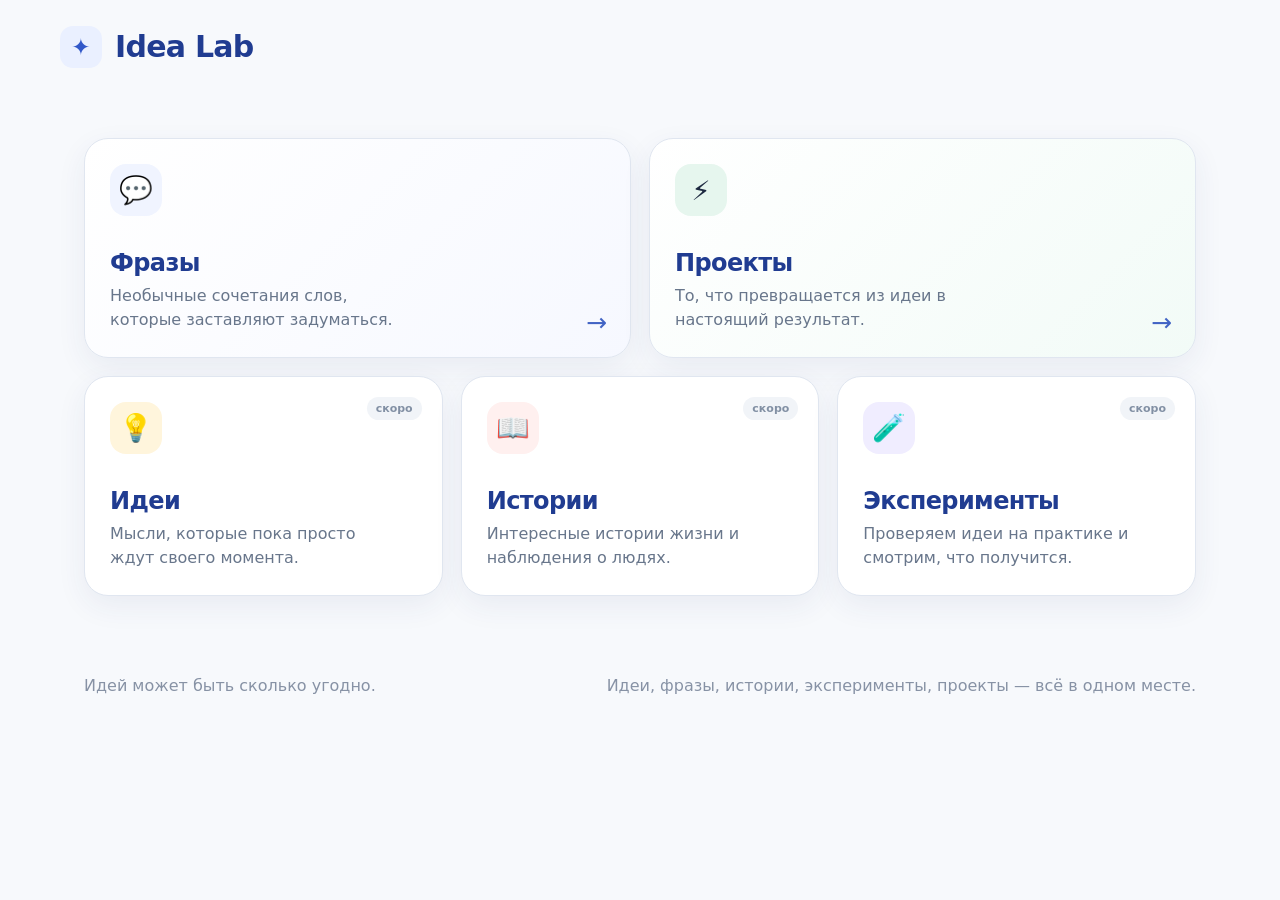
<file: index.html>
<!doctype html>
<html lang="ru">
<head><meta charset="utf-8"><meta name="viewport" content="width=device-width,initial-scale=1"><meta name="description" content="Idea Lab — идеи, истории, проекты, фразы и эксперименты."><title>Idea Lab</title><link rel="icon" href="favicon.svg" type="image/svg+xml"><link rel="stylesheet" href="style.css"></head>
<body>
<header class="site-header"><div class="brand"><span class="brand-mark">✦</span><div><h1>Idea Lab</h1></div></div></header>
<main class="container">
<section class="card-grid" aria-label="Разделы Idea Lab">
<a class="card card-phrases" href="phrases.html"><span class="card-icon">💬</span><div class="card-body"><h3>Фразы</h3><p>Необычные сочетания слов, которые заставляют задуматься.</p></div><span class="arrow">→</span></a>
<a class="card card-projects" href="projects/"><span class="card-icon">⚡</span><div class="card-body"><h3>Проекты</h3><p>То, что превращается из идеи в настоящий результат.</p></div><span class="arrow">→</span></a>
<div class="card card-ideas"><span class="card-icon">💡</span><div class="card-body"><h3>Идеи</h3><p>Мысли, которые пока просто ждут своего момента.</p></div><span class="status">скоро</span></div>
<div class="card card-stories"><span class="card-icon">📖</span><div class="card-body"><h3>Истории</h3><p>Интересные истории жизни и наблюдения о людях.</p></div><span class="status">скоро</span></div>
<div class="card card-experiments"><span class="card-icon">🧪</span><div class="card-body"><h3>Эксперименты</h3><p>Проверяем идеи на практике и смотрим, что получится.</p></div><span class="status">скоро</span></div>
</section></main>
<footer class="site-footer"><span>Идей может быть сколько угодно.</span><span>Идеи, фразы, истории, эксперименты, проекты — всё в одном месте.</span></footer>
</body></html>
</file>
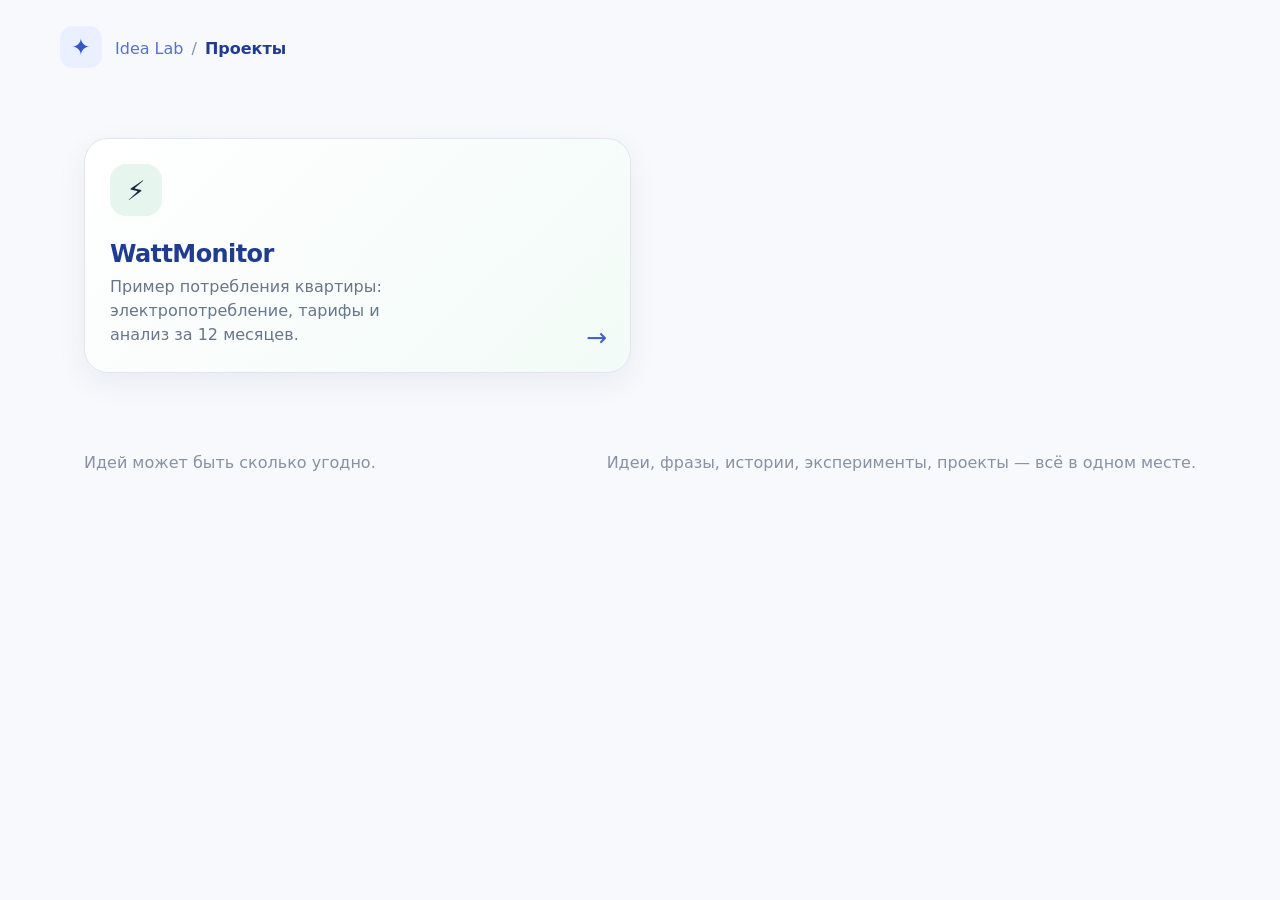
<file: projects/index.html>
<!doctype html>
<html lang="ru">
<head><meta charset="utf-8"><meta name="viewport" content="width=device-width,initial-scale=1"><title>Проекты — Idea Lab</title><link rel="stylesheet" href="../style.css"></head>
<body>
<header class="site-header"><div class="brand"><a href="../" class="brand-mark">✦</a><div class="brand-nav"><nav class="breadcrumbs" aria-label="Хлебные крошки"><a href="../">Idea Lab</a><span>/</span><span class="current">Проекты</span></nav></div></div></header>
<main class="container">
<section class="card-grid" aria-label="Проекты">
<a class="card card-projects" href="wattmonitor/"><span class="card-icon">⚡</span><div class="card-body"><h3>WattMonitor</h3><p>Пример потребления квартиры: электропотребление, тарифы и анализ за 12 месяцев.</p></div><span class="arrow">→</span></a>
</section></main>
<footer class="site-footer"><span>Идей может быть сколько угодно.</span><span>Идеи, фразы, истории, эксперименты, проекты — всё в одном месте.</span></footer>
</body></html>
</file>
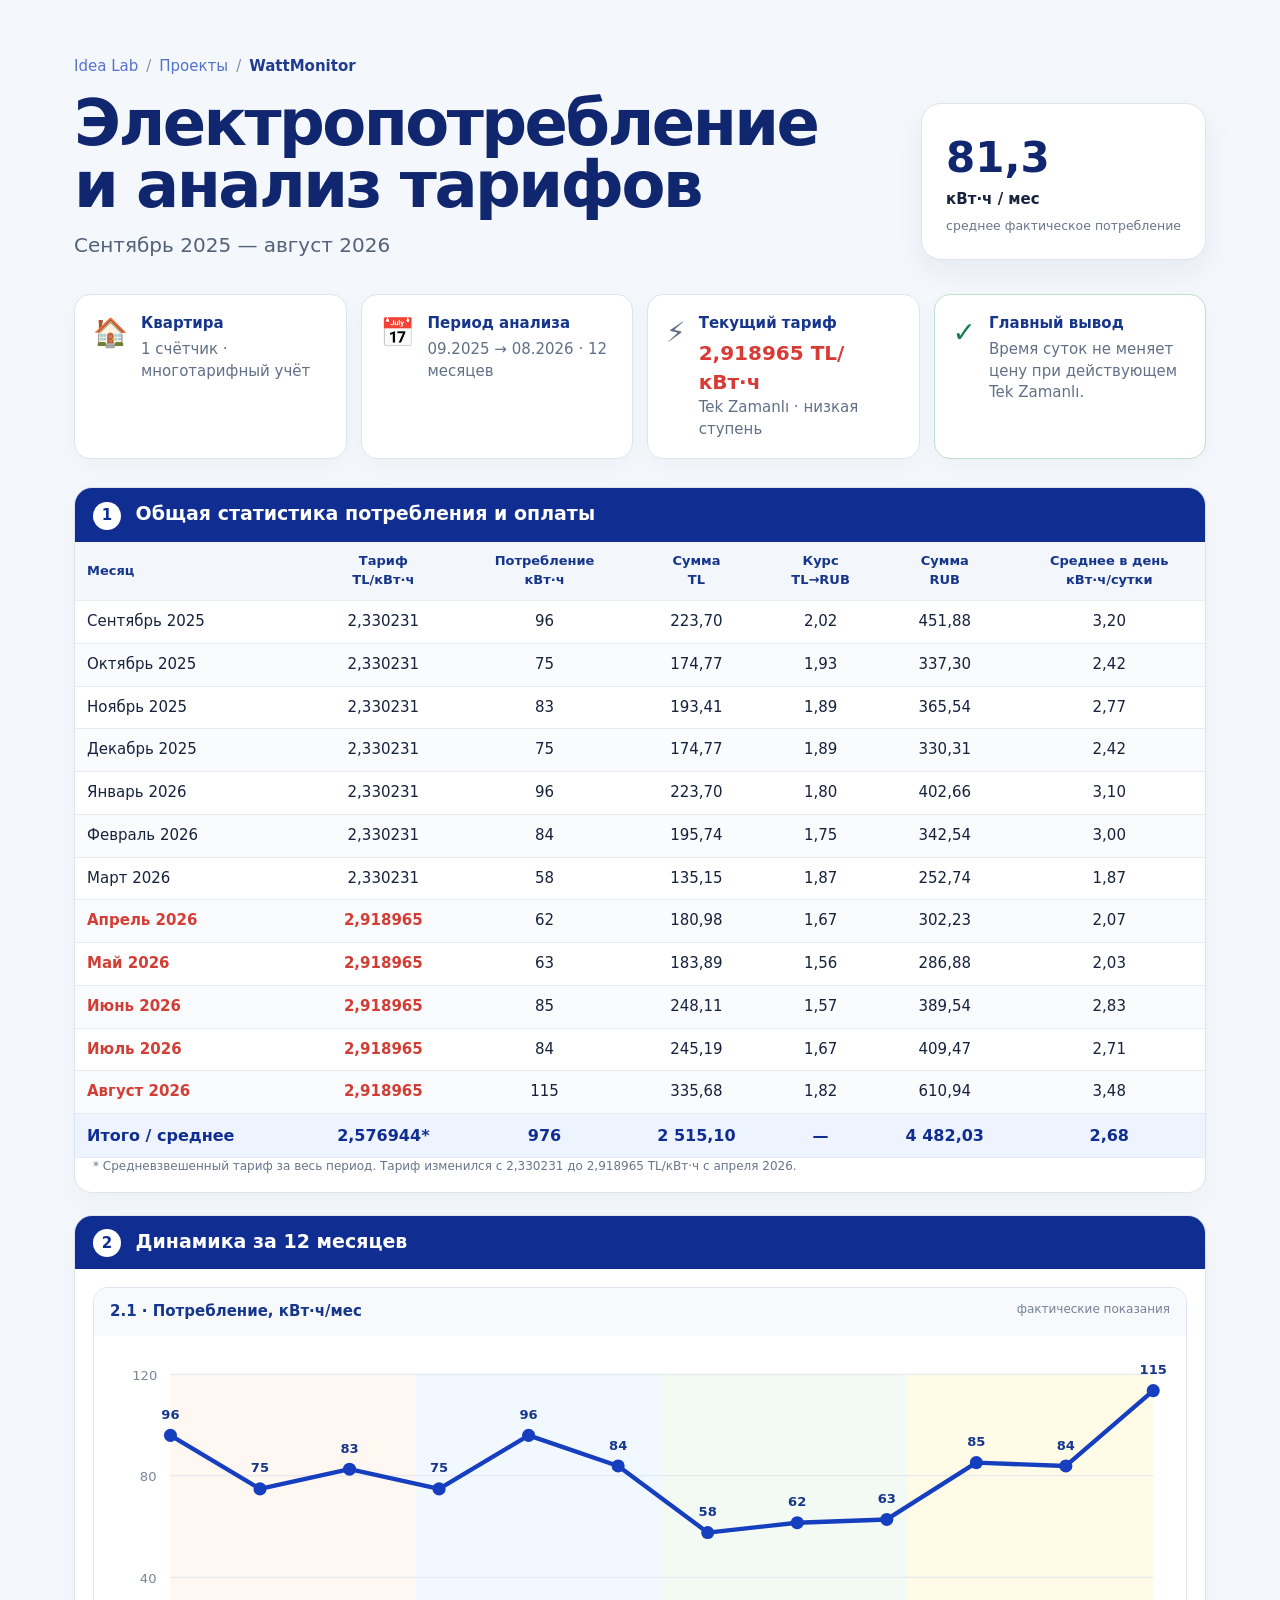
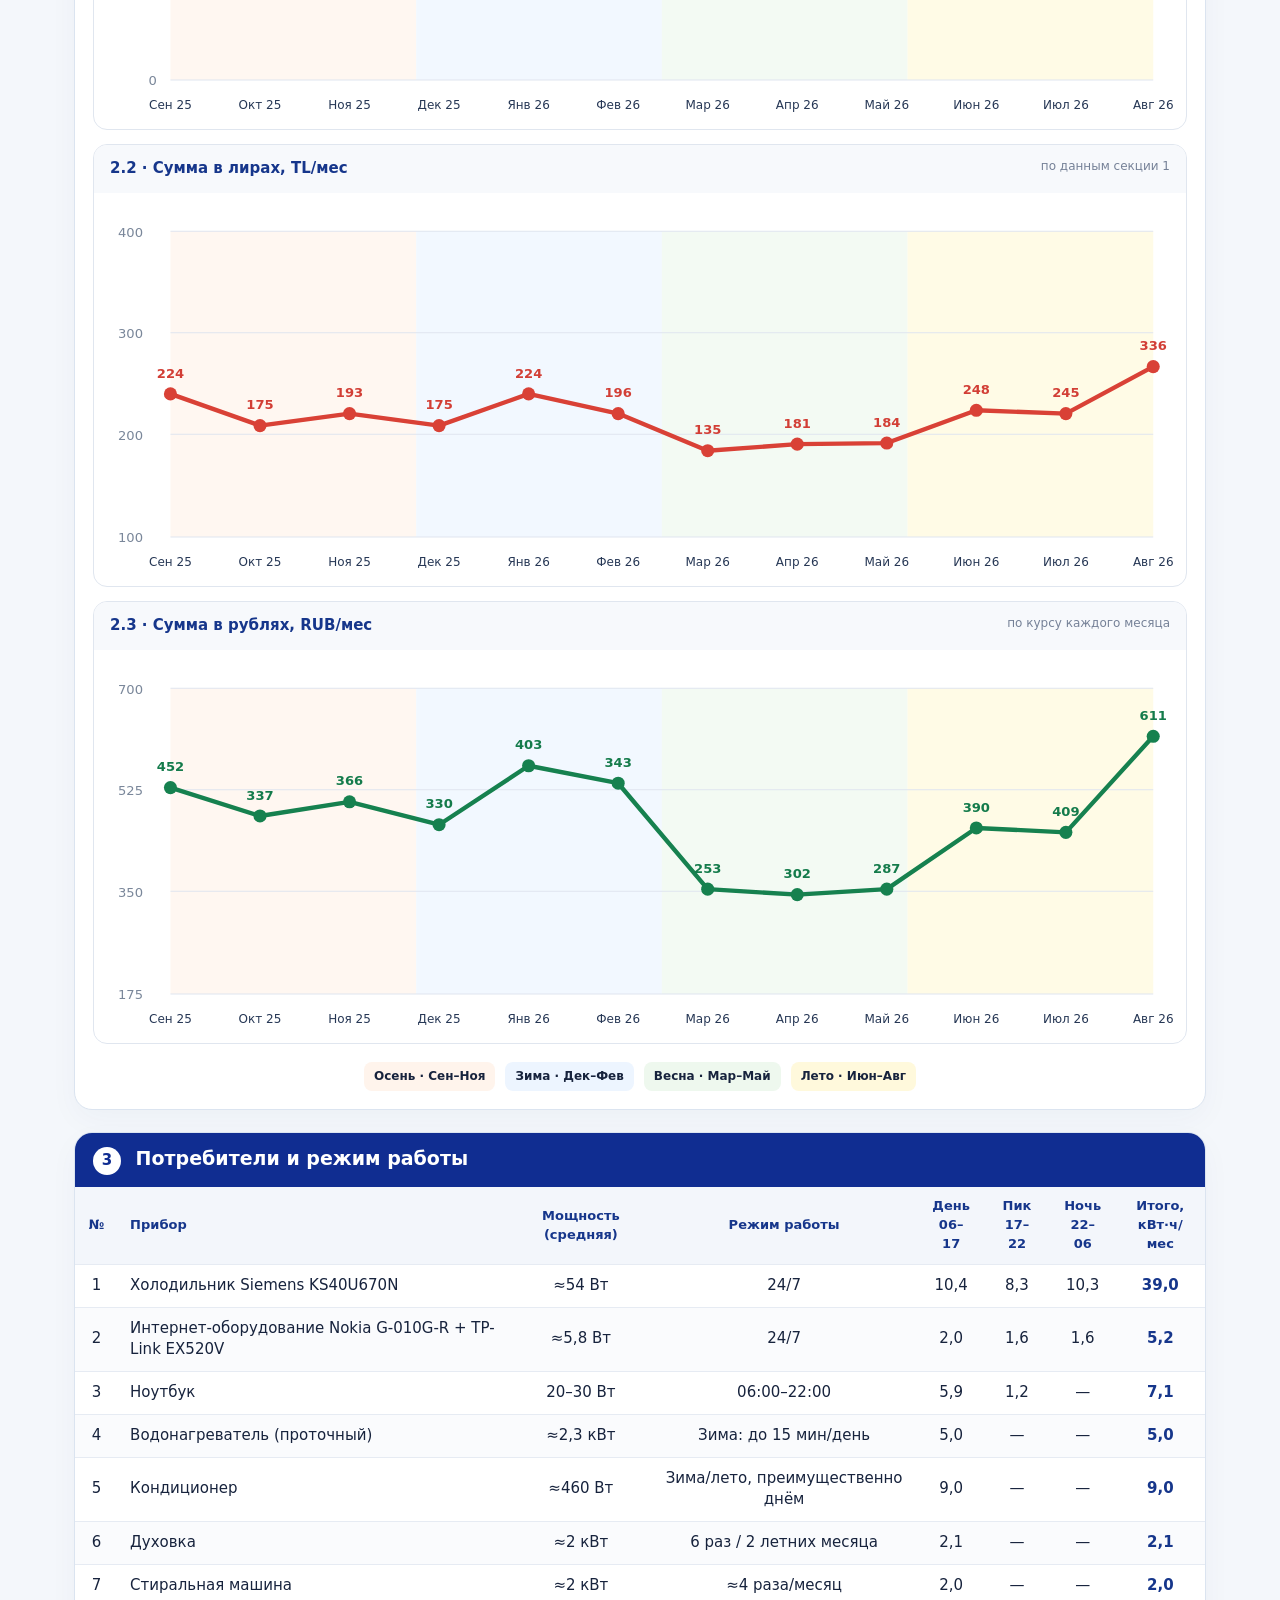
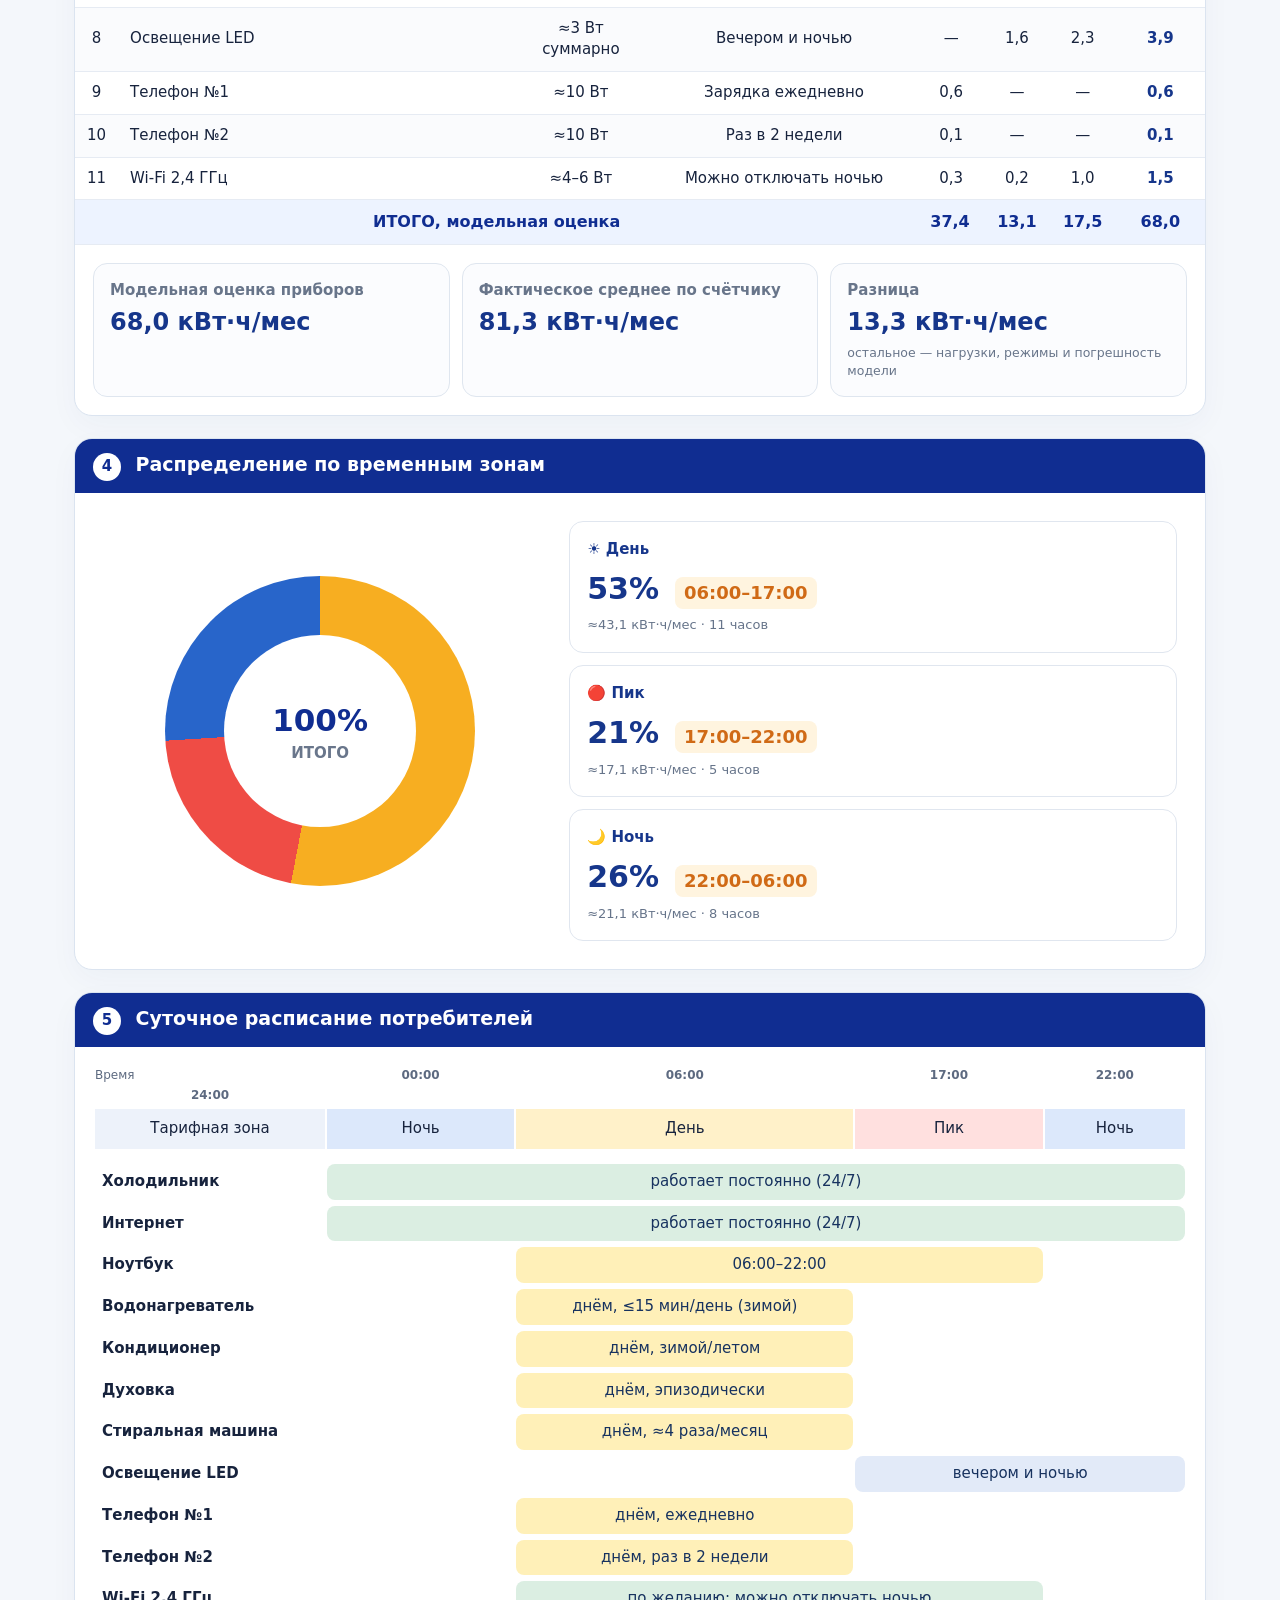
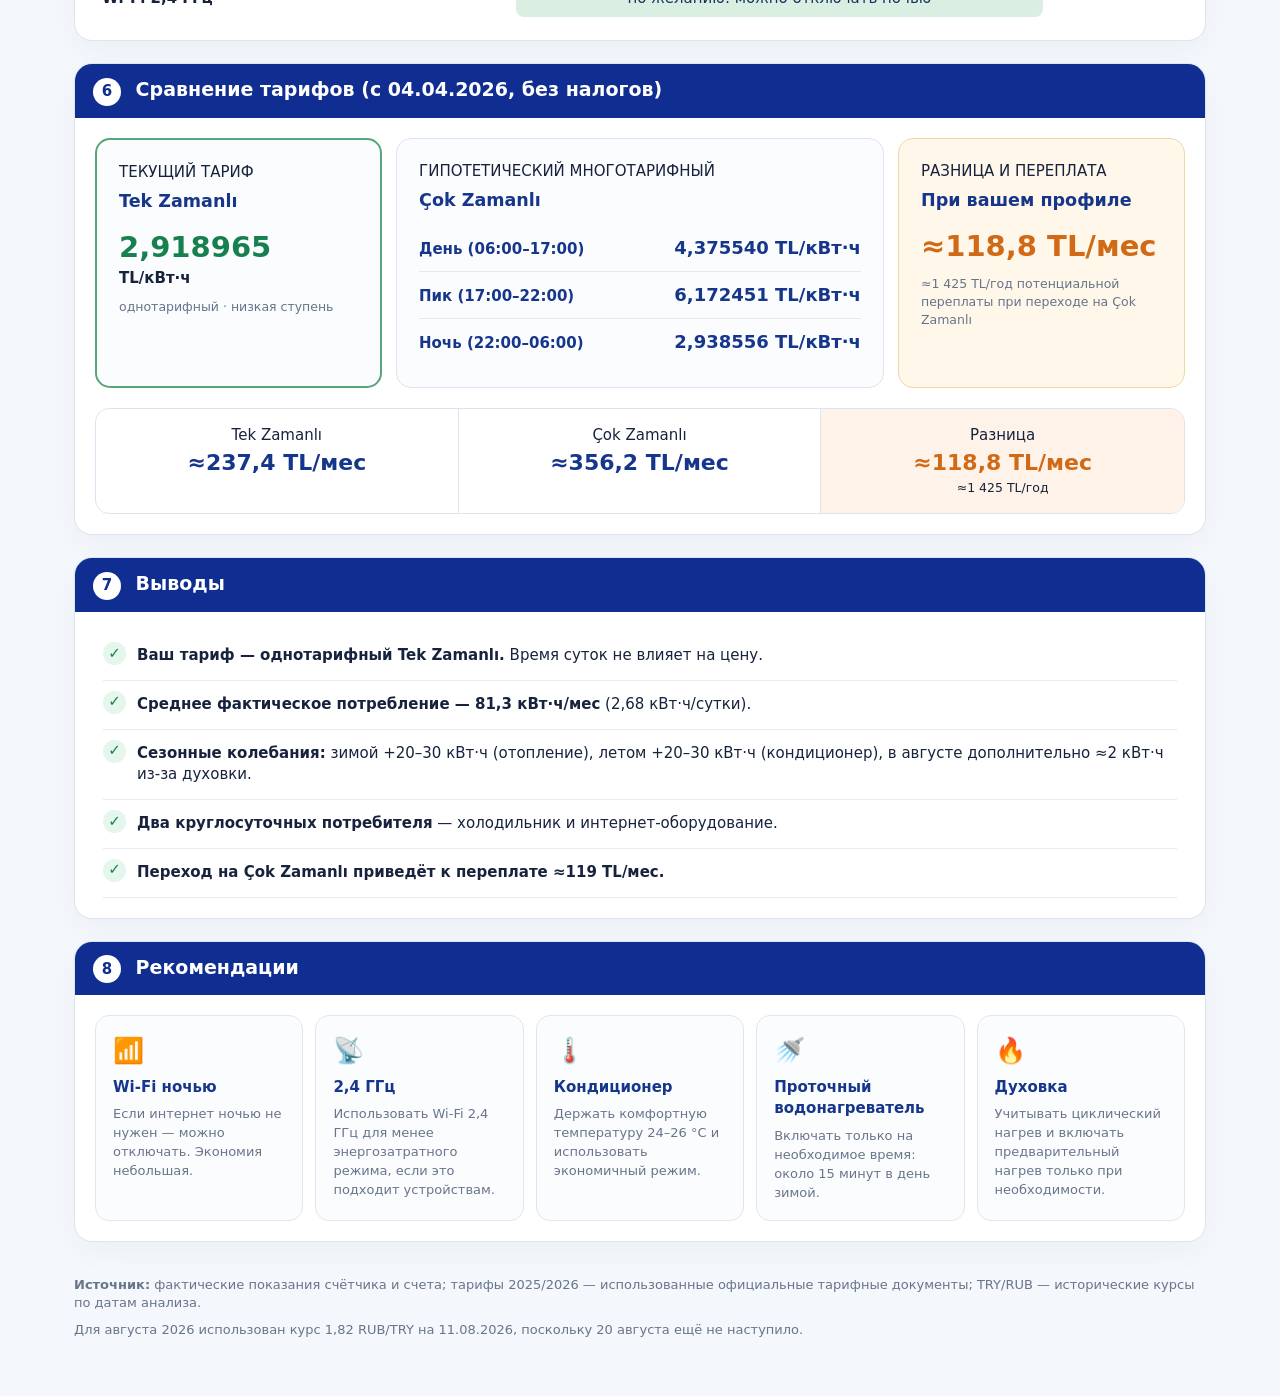
<file: projects/wattmonitor/index.html>
<!-- Created with ChatGPT -->
<!doctype html>
<html lang="ru">
<head>
<meta charset="utf-8"><meta name="viewport" content="width=device-width,initial-scale=1">
<meta name="description" content="Электропотребление и анализ тарифов — сентябрь 2025 — август 2026"><title>Электропотребление и анализ тарифов</title><link rel="stylesheet" href="styles.css">
</head>
<body>
<header class="hero"><div><nav class="breadcrumbs" aria-label="Хлебные крошки"><a href="../../">Idea Lab</a><span>/</span><a href="../">Проекты</a><span>/</span><span>WattMonitor</span></nav><h1>Электропотребление<br>и анализ тарифов</h1><p class="subtitle">Сентябрь 2025 — август 2026</p></div><div class="hero-stat"><strong>81,3</strong><span>кВт·ч / мес</span><small>среднее фактическое потребление</small></div></header>
<main>
<section class="cards intro-cards"><article class="card"><span class="icon">🏠</span><div><b>Квартира</b><span>1 счётчик · многотарифный учёт</span></div></article><article class="card"><span class="icon">📅</span><div><b>Период анализа</b><span>09.2025 → 08.2026 · 12 месяцев</span></div></article><article class="card accent"><span class="icon">⚡</span><div><b>Текущий тариф</b><strong>2,918965 TL/кВт·ч</strong><span>Tek Zamanlı · низкая ступень</span></div></article><article class="card success"><span class="icon">✓</span><div><b>Главный вывод</b><span>Время суток не меняет цену при действующем Tek Zamanlı.</span></div></article></section>
<section class="section" id="s1"><div class="section-title"><span>1</span> Общая статистика потребления и оплаты</div><div class="table-wrap"><table class="main-table"><thead><tr><th>Месяц</th><th>Тариф<br>TL/кВт·ч</th><th>Потребление<br>кВт·ч</th><th>Сумма<br>TL</th><th>Курс<br>TL→RUB</th><th>Сумма<br>RUB</th><th>Среднее в день<br>кВт·ч/сутки</th></tr></thead><tbody>
<tr><td>Сентябрь 2025</td><td>2,330231</td><td>96</td><td>223,70</td><td>2,02</td><td>451,88</td><td>3,20</td></tr><tr><td>Октябрь 2025</td><td>2,330231</td><td>75</td><td>174,77</td><td>1,93</td><td>337,30</td><td>2,42</td></tr><tr><td>Ноябрь 2025</td><td>2,330231</td><td>83</td><td>193,41</td><td>1,89</td><td>365,54</td><td>2,77</td></tr><tr><td>Декабрь 2025</td><td>2,330231</td><td>75</td><td>174,77</td><td>1,89</td><td>330,31</td><td>2,42</td></tr><tr><td>Январь 2026</td><td>2,330231</td><td>96</td><td>223,70</td><td>1,80</td><td>402,66</td><td>3,10</td></tr><tr><td>Февраль 2026</td><td>2,330231</td><td>84</td><td>195,74</td><td>1,75</td><td>342,54</td><td>3,00</td></tr><tr><td>Март 2026</td><td>2,330231</td><td>58</td><td>135,15</td><td>1,87</td><td>252,74</td><td>1,87</td></tr><tr><td class="tariff-change">Апрель 2026</td><td class="tariff-change">2,918965</td><td>62</td><td>180,98</td><td>1,67</td><td>302,23</td><td>2,07</td></tr><tr><td class="tariff-change">Май 2026</td><td class="tariff-change">2,918965</td><td>63</td><td>183,89</td><td>1,56</td><td>286,88</td><td>2,03</td></tr><tr><td class="tariff-change">Июнь 2026</td><td class="tariff-change">2,918965</td><td>85</td><td>248,11</td><td>1,57</td><td>389,54</td><td>2,83</td></tr><tr><td class="tariff-change">Июль 2026</td><td class="tariff-change">2,918965</td><td>84</td><td>245,19</td><td>1,67</td><td>409,47</td><td>2,71</td></tr><tr><td class="tariff-change">Август 2026</td><td class="tariff-change">2,918965</td><td>115</td><td>335,68</td><td>1,82</td><td>610,94</td><td>3,48</td></tr>
</tbody><tfoot><tr><th>Итого / среднее</th><th>2,576944*</th><th>976</th><th>2 515,10</th><th>—</th><th>4 482,03</th><th>2,68</th></tr></tfoot></table></div><p class="table-note">* Средневзвешенный тариф за весь период. Тариф изменился с 2,330231 до 2,918965 TL/кВт·ч с апреля 2026.</p></section>
<section class="section" id="s2"><div class="section-title"><span>2</span> Динамика за 12 месяцев</div><div class="charts-grid">
<div class="chart-box"><div class="chart-title"><b>2.1 · Потребление, кВт·ч/мес</b><span>фактические показания</span></div><svg class="line-chart" viewBox="0 0 1000 360"><g class="season-bg"><rect x="70" y="35" width="225" height="280" class="autumn"/><rect x="295" y="35" width="225" height="280" class="winter"/><rect x="520" y="35" width="225" height="280" class="spring"/><rect x="745" y="35" width="225" height="280" class="summer"/></g><g class="grid"><line x1="70" y1="35" x2="970" y2="35"/><line x1="70" y1="128" x2="970" y2="128"/><line x1="70" y1="221" x2="970" y2="221"/><line x1="70" y1="315" x2="970" y2="315"/></g><polyline points="70,91 152,140 234,122 316,140 398,91 480,119 562,180 644,171 726,168 808,116 890,119 970,50"/><g class="points"><circle cx="70" cy="91" r="6"/><circle cx="152" cy="140" r="6"/><circle cx="234" cy="122" r="6"/><circle cx="316" cy="140" r="6"/><circle cx="398" cy="91" r="6"/><circle cx="480" cy="119" r="6"/><circle cx="562" cy="180" r="6"/><circle cx="644" cy="171" r="6"/><circle cx="726" cy="168" r="6"/><circle cx="808" cy="116" r="6"/><circle cx="890" cy="119" r="6"/><circle cx="970" cy="50" r="6"/></g><g class="labels"><text x="70" y="76">96</text><text x="152" y="125">75</text><text x="234" y="107">83</text><text x="316" y="125">75</text><text x="398" y="76">96</text><text x="480" y="104">84</text><text x="562" y="165">58</text><text x="644" y="156">62</text><text x="726" y="153">63</text><text x="808" y="101">85</text><text x="890" y="104">84</text><text x="970" y="35">115</text></g><g class="axis"><text x="35" y="40">120</text><text x="42" y="133">80</text><text x="42" y="226">40</text><text x="50" y="320">0</text></g><g class="months"><text x="70" y="342">Сен 25</text><text x="152" y="342">Окт 25</text><text x="234" y="342">Ноя 25</text><text x="316" y="342">Дек 25</text><text x="398" y="342">Янв 26</text><text x="480" y="342">Фев 26</text><text x="562" y="342">Мар 26</text><text x="644" y="342">Апр 26</text><text x="726" y="342">Май 26</text><text x="808" y="342">Июн 26</text><text x="890" y="342">Июл 26</text><text x="970" y="342">Авг 26</text></g></svg></div>
<div class="chart-box"><div class="chart-title"><b>2.2 · Сумма в лирах, TL/мес</b><span>по данным секции 1</span></div><svg class="line-chart" viewBox="0 0 1000 360"><g class="season-bg"><rect x="70" y="35" width="225" height="280" class="autumn"/><rect x="295" y="35" width="225" height="280" class="winter"/><rect x="520" y="35" width="225" height="280" class="spring"/><rect x="745" y="35" width="225" height="280" class="summer"/></g><g class="grid"><line x1="70" y1="35" x2="970" y2="35"/><line x1="70" y1="128" x2="970" y2="128"/><line x1="70" y1="221" x2="970" y2="221"/><line x1="70" y1="315" x2="970" y2="315"/></g><polyline class="tl-line" points="70,184 152,213 234,202 316,213 398,184 480,202 562,236 644,230 726,229 808,199 890,202 970,159"/><g class="points tl-points"><circle cx="70" cy="184" r="6"/><circle cx="152" cy="213" r="6"/><circle cx="234" cy="202" r="6"/><circle cx="316" cy="213" r="6"/><circle cx="398" cy="184" r="6"/><circle cx="480" cy="202" r="6"/><circle cx="562" cy="236" r="6"/><circle cx="644" cy="230" r="6"/><circle cx="726" cy="229" r="6"/><circle cx="808" cy="199" r="6"/><circle cx="890" cy="202" r="6"/><circle cx="970" cy="159" r="6"/></g><g class="labels tl-labels"><text x="70" y="169">224</text><text x="152" y="198">175</text><text x="234" y="187">193</text><text x="316" y="198">175</text><text x="398" y="169">224</text><text x="480" y="187">196</text><text x="562" y="221">135</text><text x="644" y="215">181</text><text x="726" y="214">184</text><text x="808" y="184">248</text><text x="890" y="187">245</text><text x="970" y="144">336</text></g><g class="axis"><text x="22" y="40">400</text><text x="22" y="133">300</text><text x="22" y="226">200</text><text x="22" y="320">100</text></g><g class="months"><text x="70" y="342">Сен 25</text><text x="152" y="342">Окт 25</text><text x="234" y="342">Ноя 25</text><text x="316" y="342">Дек 25</text><text x="398" y="342">Янв 26</text><text x="480" y="342">Фев 26</text><text x="562" y="342">Мар 26</text><text x="644" y="342">Апр 26</text><text x="726" y="342">Май 26</text><text x="808" y="342">Июн 26</text><text x="890" y="342">Июл 26</text><text x="970" y="342">Авг 26</text></g></svg></div>
<div class="chart-box"><div class="chart-title"><b>2.3 · Сумма в рублях, RUB/мес</b><span>по курсу каждого месяца</span></div><svg class="line-chart" viewBox="0 0 1000 360"><g class="season-bg"><rect x="70" y="35" width="225" height="280" class="autumn"/><rect x="295" y="35" width="225" height="280" class="winter"/><rect x="520" y="35" width="225" height="280" class="spring"/><rect x="745" y="35" width="225" height="280" class="summer"/></g><g class="grid"><line x1="70" y1="35" x2="970" y2="35"/><line x1="70" y1="128" x2="970" y2="128"/><line x1="70" y1="221" x2="970" y2="221"/><line x1="70" y1="315" x2="970" y2="315"/></g><polyline class="rub-line" points="70,126 152,152 234,139 316,160 398,106 480,122 562,219 644,224 726,219 808,163 890,167 970,79"/><g class="points rub-points"><circle cx="70" cy="126" r="6"/><circle cx="152" cy="152" r="6"/><circle cx="234" cy="139" r="6"/><circle cx="316" cy="160" r="6"/><circle cx="398" cy="106" r="6"/><circle cx="480" cy="122" r="6"/><circle cx="562" cy="219" r="6"/><circle cx="644" cy="224" r="6"/><circle cx="726" cy="219" r="6"/><circle cx="808" cy="163" r="6"/><circle cx="890" cy="167" r="6"/><circle cx="970" cy="79" r="6"/></g><g class="labels rub-labels"><text x="70" y="111">452</text><text x="152" y="137">337</text><text x="234" y="124">366</text><text x="316" y="145">330</text><text x="398" y="91">403</text><text x="480" y="107">343</text><text x="562" y="204">253</text><text x="644" y="209">302</text><text x="726" y="204">287</text><text x="808" y="148">390</text><text x="890" y="152">409</text><text x="970" y="64">611</text></g><g class="axis"><text x="22" y="40">700</text><text x="22" y="133">525</text><text x="22" y="226">350</text><text x="22" y="320">175</text></g><g class="months"><text x="70" y="342">Сен 25</text><text x="152" y="342">Окт 25</text><text x="234" y="342">Ноя 25</text><text x="316" y="342">Дек 25</text><text x="398" y="342">Янв 26</text><text x="480" y="342">Фев 26</text><text x="562" y="342">Мар 26</text><text x="644" y="342">Апр 26</text><text x="726" y="342">Май 26</text><text x="808" y="342">Июн 26</text><text x="890" y="342">Июл 26</text><text x="970" y="342">Авг 26</text></g></svg></div></div><div class="season-legend"><span class="autumn-key">Осень · Сен–Ноя</span><span class="winter-key">Зима · Дек–Фев</span><span class="spring-key">Весна · Мар–Май</span><span class="summer-key">Лето · Июн–Авг</span></div></section>
<section class="section" id="s3"><div class="section-title"><span>3</span> Потребители и режим работы</div><div class="table-wrap"><table class="consumer-table"><thead><tr><th>№</th><th>Прибор</th><th>Мощность<br>(средняя)</th><th>Режим работы</th><th>День<br>06–17</th><th>Пик<br>17–22</th><th>Ночь<br>22–06</th><th>Итого,<br>кВт·ч/мес</th></tr></thead><tbody><tr><td>1</td><td>Холодильник Siemens KS40U670N</td><td>≈54 Вт</td><td>24/7</td><td>10,4</td><td>8,3</td><td>10,3</td><td>39,0</td></tr><tr><td>2</td><td>Интернет-оборудование Nokia G-010G-R + TP-Link EX520V</td><td>≈5,8 Вт</td><td>24/7</td><td>2,0</td><td>1,6</td><td>1,6</td><td>5,2</td></tr><tr><td>3</td><td>Ноутбук</td><td>20–30 Вт</td><td>06:00–22:00</td><td>5,9</td><td>1,2</td><td>—</td><td>7,1</td></tr><tr><td>4</td><td>Водонагреватель (проточный)</td><td>≈2,3 кВт</td><td>Зима: до 15 мин/день</td><td>5,0</td><td>—</td><td>—</td><td>5,0</td></tr><tr><td>5</td><td>Кондиционер</td><td>≈460 Вт</td><td>Зима/лето, преимущественно днём</td><td>9,0</td><td>—</td><td>—</td><td>9,0</td></tr><tr><td>6</td><td>Духовка</td><td>≈2 кВт</td><td>6 раз / 2 летних месяца</td><td>2,1</td><td>—</td><td>—</td><td>2,1</td></tr><tr><td>7</td><td>Стиральная машина</td><td>≈2 кВт</td><td>≈4 раза/месяц</td><td>2,0</td><td>—</td><td>—</td><td>2,0</td></tr><tr><td>8</td><td>Освещение LED</td><td>≈3 Вт суммарно</td><td>Вечером и ночью</td><td>—</td><td>1,6</td><td>2,3</td><td>3,9</td></tr><tr><td>9</td><td>Телефон №1</td><td>≈10 Вт</td><td>Зарядка ежедневно</td><td>0,6</td><td>—</td><td>—</td><td>0,6</td></tr><tr><td>10</td><td>Телефон №2</td><td>≈10 Вт</td><td>Раз в 2 недели</td><td>0,1</td><td>—</td><td>—</td><td>0,1</td></tr><tr><td>11</td><td>Wi‑Fi 2,4 ГГц</td><td>≈4–6 Вт</td><td>Можно отключать ночью</td><td>0,3</td><td>0,2</td><td>1,0</td><td>1,5</td></tr></tbody><tfoot><tr><th colspan="4">ИТОГО, модельная оценка</th><th>37,4</th><th>13,1</th><th>17,5</th><th>68,0</th></tr></tfoot></table></div><div class="total-panel"><div><b>Модельная оценка приборов</b><strong>68,0 кВт·ч/мес</strong></div><div><b>Фактическое среднее по счётчику</b><strong>81,3 кВт·ч/мес</strong></div><div><b>Разница</b><strong>13,3 кВт·ч/мес</strong><small>остальное — нагрузки, режимы и погрешность модели</small></div></div></section>
<section class="section" id="s4"><div class="section-title"><span>4</span> Распределение по временным зонам</div><div class="zones"><div class="donut"><div><strong>100%</strong><span>итого</span></div></div><div class="zone-list"><article><b>☀️ День</b><div class="zone-main"><strong>53%</strong><span class="zone-time">06:00–17:00</span></div><span class="zone-kwh">≈43,1 кВт·ч/мес · 11 часов</span></article><article><b>🔴 Пик</b><div class="zone-main"><strong>21%</strong><span class="zone-time">17:00–22:00</span></div><span class="zone-kwh">≈17,1 кВт·ч/мес · 5 часов</span></article><article><b>🌙 Ночь</b><div class="zone-main"><strong>26%</strong><span class="zone-time">22:00–06:00</span></div><span class="zone-kwh">≈21,1 кВт·ч/мес · 8 часов</span></article></div></div></section>
<section class="section" id="s5"><div class="section-title"><span>5</span> Суточное расписание потребителей</div><div class="timeline"><div class="time-row"><span>Время</span><b>00:00</b><b>06:00</b><b>17:00</b><b>22:00</b><b>24:00</b></div><div class="tariff-row"><span>Тарифная зона</span><i>Ночь</i><i>День</i><i>Пик</i><i>Ночь</i></div><div class="device-row"><span>Холодильник</span><em class="bar full">работает постоянно (24/7)</em></div><div class="device-row"><span>Интернет</span><em class="bar full">работает постоянно (24/7)</em></div><div class="device-row"><span>Ноутбук</span><em class="bar day-long">06:00–22:00</em></div><div class="device-row"><span>Водонагреватель</span><em class="bar day-short">днём, ≤15 мин/день (зимой)</em></div><div class="device-row"><span>Кондиционер</span><em class="bar day-short">днём, зимой/летом</em></div><div class="device-row"><span>Духовка</span><em class="bar day-short">днём, эпизодически</em></div><div class="device-row"><span>Стиральная машина</span><em class="bar day-short">днём, ≈4 раза/месяц</em></div><div class="device-row"><span>Освещение LED</span><em class="bar evening-night">вечером и ночью</em></div><div class="device-row"><span>Телефон №1</span><em class="bar day-short">днём, ежедневно</em></div><div class="device-row"><span>Телефон №2</span><em class="bar day-short">днём, раз в 2 недели</em></div><div class="device-row"><span>Wi‑Fi 2,4 ГГц</span><em class="bar wifi">по желанию: можно отключать ночью</em></div></div></section>
<section class="section" id="s6"><div class="section-title"><span>6</span> Сравнение тарифов (с 04.04.2026, без налогов)</div><div class="tariff-grid"><article class="tariff current"><span>ТЕКУЩИЙ ТАРИФ</span><h3>Tek Zamanlı</h3><strong>2,918965</strong><b> TL/кВт·ч</b><small>однотарифный · низкая ступень</small></article><article class="tariff"><span>ГИПОТЕТИЧЕСКИЙ МНОГОТАРИФНЫЙ</span><h3>Çok Zamanlı</h3><div class="tariff-line"><b>День (06:00–17:00)</b><strong>4,375540 TL/кВт·ч</strong></div><div class="tariff-line"><b>Пик (17:00–22:00)</b><strong>6,172451 TL/кВт·ч</strong></div><div class="tariff-line"><b>Ночь (22:00–06:00)</b><strong>2,938556 TL/кВт·ч</strong></div></article><article class="tariff result"><span>РАЗНИЦА И ПЕРЕПЛАТА</span><h3>При вашем профиле</h3><strong>≈118,8 TL/мес</strong><small>≈1 425 TL/год потенциальной переплаты при переходе на Çok Zamanlı</small></article></div><div class="compare"><div><span>Tek Zamanlı</span><b>≈237,4 TL/мес</b></div><div><span>Çok Zamanlı</span><b>≈356,2 TL/мес</b></div><div class="difference"><span>Разница</span><b>≈118,8 TL/мес</b><small>≈1 425 TL/год</small></div></div></section>
<section class="section conclusions" id="s7"><div class="section-title"><span>7</span> Выводы</div><ul class="check-list"><li><b>Ваш тариф — однотарифный Tek Zamanlı.</b> Время суток не влияет на цену.</li><li><b>Среднее фактическое потребление — 81,3 кВт·ч/мес</b> (2,68 кВт·ч/сутки).</li><li><b>Сезонные колебания:</b> зимой +20–30 кВт·ч (отопление), летом +20–30 кВт·ч (кондиционер), в августе дополнительно ≈2 кВт·ч из-за духовки.</li><li><b>Два круглосуточных потребителя</b> — холодильник и интернет-оборудование.</li><li><b>Переход на Çok Zamanlı приведёт к переплате ≈119 TL/мес.</b></li></ul></section>
<section class="section recommendations" id="s8"><div class="section-title"><span>8</span> Рекомендации</div><div class="recommend-grid"><article><span>📶</span><b>Wi‑Fi ночью</b><p>Если интернет ночью не нужен — можно отключать. Экономия небольшая.</p></article><article><span>📡</span><b>2,4 ГГц</b><p>Использовать Wi‑Fi 2,4 ГГц для менее энергозатратного режима, если это подходит устройствам.</p></article><article><span>🌡️</span><b>Кондиционер</b><p>Держать комфортную температуру 24–26 °C и использовать экономичный режим.</p></article><article><span>🚿</span><b>Проточный водонагреватель</b><p>Включать только на необходимое время: около 15 минут в день зимой.</p></article><article><span>🔥</span><b>Духовка</b><p>Учитывать циклический нагрев и включать предварительный нагрев только при необходимости.</p></article></div></section>
<footer><p><b>Источник:</b> фактические показания счётчика и счета; тарифы 2025/2026 — использованные официальные тарифные документы; TRY/RUB — исторические курсы по датам анализа.</p><p>Для августа 2026 использован курс 1,82 RUB/TRY на 11.08.2026, поскольку 20 августа ещё не наступило.</p></footer>
</main></body></html>
</file>
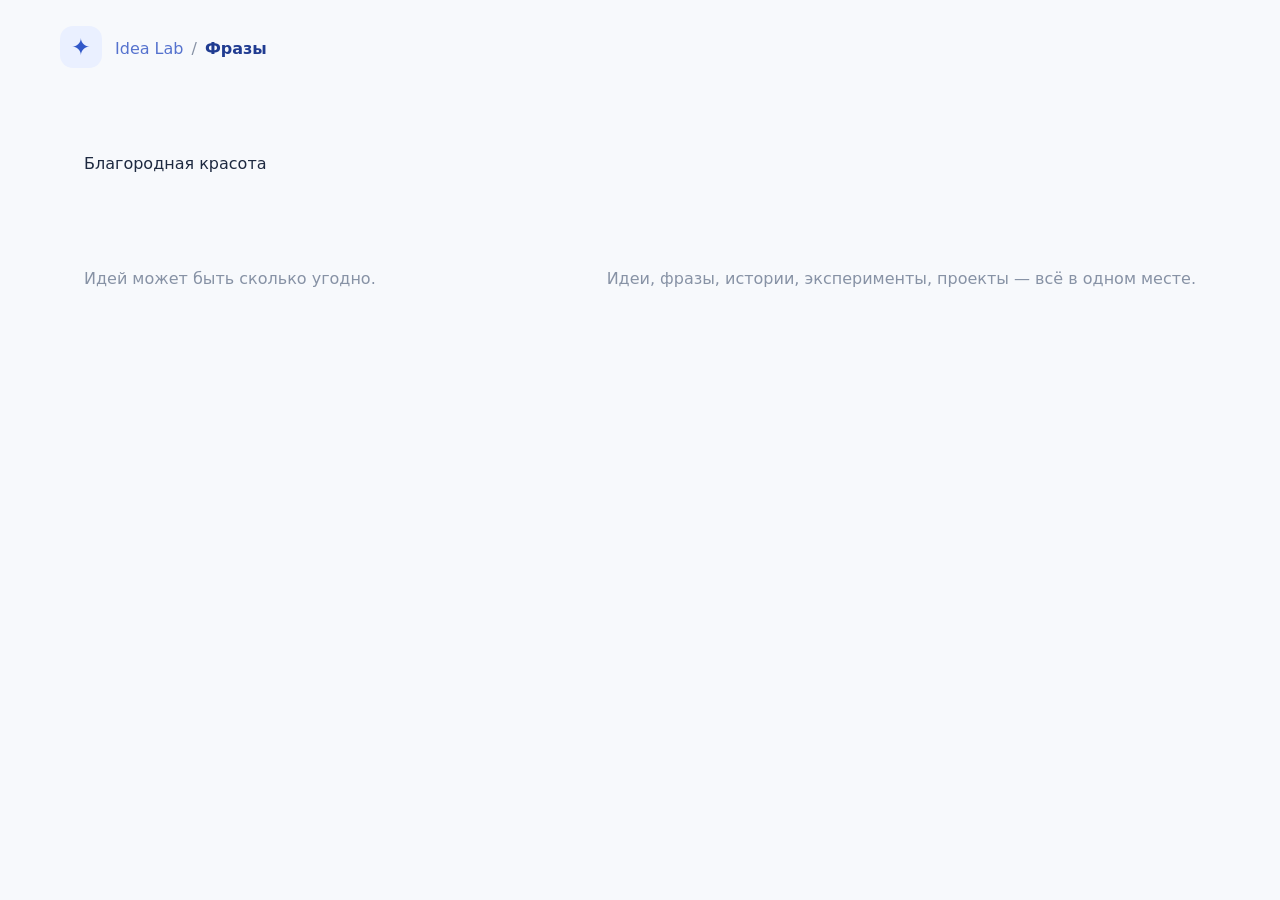
<file: phrases.html>
<!doctype html>
<html lang="ru">
<head><meta charset="utf-8"><meta name="viewport" content="width=device-width,initial-scale=1"><title>Фразы — Idea Lab</title><link rel="stylesheet" href="style.css"></head>
<body>
<header class="site-header"><div class="brand"><a href="./" class="brand-mark">✦</a><div class="brand-nav"><nav class="breadcrumbs" aria-label="Хлебные крошки"><a href="./">Idea Lab</a><span>/</span><span class="current">Фразы</span></nav></div></div></header>
<main class="container"><article class="content-card"><p>Благородная красота</p></article></main>
<footer class="site-footer"><span>Идей может быть сколько угодно.</span><span>Идеи, фразы, истории, эксперименты, проекты — всё в одном месте.</span></footer>
</body></html>
</file>
<file: style.css>
*{box-sizing:border-box}html{scroll-behavior:smooth}body{margin:0;min-height:100vh;background:#f7f9fc;color:#1d2940;font-family:Inter,system-ui,-apple-system,BlinkMacSystemFont,"Segoe UI",sans-serif}a{color:inherit}.site-header{padding:26px 24px 0}.brand{max-width:1160px;margin:auto;display:flex;align-items:center;gap:13px}.brand-mark{width:42px;height:42px;display:grid;place-items:center;border-radius:13px;background:#eaf0ff;color:#3158c9;font-size:23px;text-decoration:none}.brand h1{margin:0;color:#203c91;font-size:30px;line-height:1.15;letter-spacing:-.025em}.brand p{margin:3px 0 0;color:#718096}.brand-nav{display:flex;align-items:center;gap:9px;flex-wrap:wrap}.brand-nav .breadcrumbs{display:flex;align-items:center;gap:8px;margin:3px 0 0;color:#8792a5}.brand-nav .breadcrumbs a{color:#5572ce;text-decoration:none}.brand-nav .breadcrumbs a:hover{text-decoration:underline}.brand-nav .breadcrumbs .current{color:#203c91;font-weight:650}.container{max-width:1160px;margin:auto;padding:70px 24px 80px}.intro{max-width:760px;margin-bottom:42px}.kicker{margin:0 0 12px;color:#5572ce;font-size:12px;font-weight:850;letter-spacing:.14em}.intro h2{margin:0;color:#172d72;font-size:clamp(42px,7vw,72px);line-height:.98;letter-spacing:-.055em}.intro h2 span{color:#5a78d5}.intro-text{max-width:600px;margin:20px 0 0;color:#69768b;font-size:18px;line-height:1.55}.card-grid{display:grid;grid-template-columns:repeat(6,1fr);gap:18px}.card{position:relative;min-height:220px;padding:25px;text-decoration:none;background:#fff;border:1px solid #e0e6f0;border-radius:24px;box-shadow:0 10px 30px rgba(36,62,120,.07);display:flex;flex-direction:column;transition:transform .2s ease,box-shadow .2s ease,border-color .2s ease}.card:nth-child(1),.card:nth-child(2){grid-column:span 3}.card:nth-child(n+3){grid-column:span 2}.card:hover{transform:translateY(-6px);box-shadow:0 18px 40px rgba(36,62,120,.13);border-color:#bdcbed}.card-icon{width:52px;height:52px;display:grid;place-items:center;border-radius:16px;background:#f0f4ff;font-size:27px;margin-bottom:auto}.card-body h3{margin:24px 0 7px;color:#203c91;font-size:24px;letter-spacing:-.025em}.card-body p{margin:0;max-width:290px;color:#68768b;line-height:1.5}.arrow{position:absolute;right:23px;bottom:20px;color:#4163c4;font-size:25px;transition:transform .2s ease}.card:hover .arrow{transform:translateX(5px)}.status{position:absolute;right:20px;top:20px;padding:5px 9px;border-radius:999px;background:#f1f4f8;color:#8290a4;font-size:11px;font-weight:750}.card-phrases{background:linear-gradient(135deg,#fff 0%,#f6f8ff 100%)}.card-projects{background:linear-gradient(135deg,#fff 0%,#f2fbf7 100%)}.card-projects .card-icon{background:#e6f6ee}.card-ideas .card-icon{background:#fff5dc}.card-stories .card-icon{background:#fff0ef}.card-experiments .card-icon{background:#f0edff}.site-footer{max-width:1160px;margin:auto;padding:0 24px 35px;display:flex;justify-content:space-between;gap:20px;color:#8792a5}@media(max-width:760px){.container{padding-top:48px}.card-grid{grid-template-columns:1fr 1fr}.card:nth-child(1),.card:nth-child(2),.card:nth-child(n+3){grid-column:span 1}.card{min-height:205px}.site-footer{flex-direction:column}}@media(max-width:520px){.site-header{padding-left:16px;padding-right:16px}.container{padding-left:16px;padding-right:16px}.intro h2{font-size:45px}.card-grid{grid-template-columns:1fr}.card:nth-child(1),.card:nth-child(2),.card:nth-child(n+3){grid-column:span 1}.card{min-height:190px}.site-footer{padding-left:16px;padding-right:16px}}
</file>
<file: projects/wattmonitor/styles.css>
*{box-sizing:border-box}html{scroll-behavior:smooth}body{margin:0;background:#f4f7fb;color:#17233d;font:15px/1.45 Inter,system-ui,-apple-system,BlinkMacSystemFont,"Segoe UI",sans-serif}.hero{max-width:1180px;margin:0 auto;padding:56px 24px 34px;display:flex;justify-content:space-between;gap:32px;align-items:end}.breadcrumbs{display:flex;align-items:center;gap:8px;margin:0 0 14px;color:#8792a5}.breadcrumbs a{color:#5572ce;text-decoration:none}.breadcrumbs a:hover{text-decoration:underline}.breadcrumbs span:last-child{color:#203c91;font-weight:650}.hero h1{margin:0;color:#10266e;font-size:clamp(36px,5vw,64px);line-height:.98;letter-spacing:-.04em}.subtitle{margin:14px 0 0;font-size:20px;color:#53617a}.hero-stat{min-width:220px;padding:24px;border-radius:20px;background:#fff;border:1px solid #dce4f0;box-shadow:0 12px 30px #18346d10}.hero-stat strong{display:block;font-size:42px;color:#10266e}.hero-stat span,.hero-stat small{display:block}.hero-stat span{font-weight:800}.hero-stat small{margin-top:6px;color:#69758a}.cards,main{max-width:1180px;margin:auto}.intro-cards{display:grid;grid-template-columns:repeat(4,1fr);gap:14px;padding:0 24px 28px}.card{background:#fff;border:1px solid #dce4f0;border-radius:16px;padding:18px;display:flex;gap:13px;min-height:105px;box-shadow:0 8px 24px #18346d08}.card .icon{font-size:28px}.card b,.card strong,.card span{display:block}.card b{color:#16368b;margin-bottom:4px}.card span{color:#617087}.card.accent strong{color:#d83b35;font-size:20px}.card.success{border-color:#bfe0ce}.card.success .icon{color:#14814e;font-weight:900}.section{background:#fff;border:1px solid #dbe4f0;border-radius:18px;margin:0 24px 22px;overflow:hidden;box-shadow:0 10px 30px #18346d09}.section-title{background:#102d91;color:#fff;padding:12px 18px;font-size:19px;font-weight:850}.section-title span{display:inline-grid;place-items:center;width:28px;height:28px;margin-right:8px;border-radius:50%;background:#fff;color:#102d91;font-size:15px}.table-wrap{overflow-x:auto}table{border-collapse:collapse;width:100%;min-width:680px}th,td{padding:10px 12px;border-bottom:1px solid #e6ebf3;text-align:left}thead th{background:#f3f6fb;color:#16368b;font-size:13px;vertical-align:middle}tbody tr:nth-child(even){background:#fafbfd}tfoot th{background:#edf3ff;color:#102d91;font-size:16px}.main-table th:not(:first-child),.main-table td:not(:first-child){text-align:center}.main-table td:nth-child(2),.main-table td:nth-child(4),.main-table td:nth-child(5),.main-table td:nth-child(6){white-space:nowrap}.main-table tfoot th{white-space:nowrap}.tariff-change{color:#d23e35;font-weight:700}.table-note{margin:0;padding:0 18px 16px;color:#68758a;font-size:12px}.charts-grid{display:grid;grid-template-columns:1fr;gap:14px;padding:18px}.chart-box{border:1px solid #e0e6ef;border-radius:14px;overflow:hidden;background:#fff}.chart-title{display:flex;justify-content:space-between;gap:12px;padding:13px 16px;color:#16368b;background:#f7f9fc}.chart-title span{font-size:12px;color:#758197}.line-chart{width:100%;height:auto;display:block}.grid line{stroke:#dfe5ef;stroke-width:1}.season-bg rect{opacity:.7}.season-bg .autumn{fill:#fff4ec}.season-bg .winter{fill:#edf5ff}.season-bg .spring{fill:#eef8ee}.season-bg .summer{fill:#fff9dc}.line-chart polyline{fill:none;stroke:#163fc0;stroke-width:4;stroke-linejoin:round;stroke-linecap:round}.line-chart .tl-line{stroke:#d94136}.line-chart .rub-line{stroke:#16814f}.points circle{fill:#163fc0}.tl-points circle{fill:#d94136}.rub-points circle{fill:#16814f}.line-chart text{font-size:12px;text-anchor:middle;fill:#263755}.axis text{text-anchor:start;fill:#7a879a}.labels text{font-weight:800;fill:#16368b}.tl-labels text{fill:#d23e35}.rub-labels text{fill:#147b4b}.months text{font-size:11px}.season-legend{display:flex;justify-content:center;gap:10px;flex-wrap:wrap;padding:0 18px 18px}.season-legend span{padding:6px 10px;border-radius:8px;font-size:12px;font-weight:750}.autumn-key{background:#fff4ec}.winter-key{background:#edf5ff}.spring-key{background:#eef8ee}.summer-key{background:#fff9dc}.consumer-table th,.consumer-table td{text-align:center}.consumer-table th:nth-child(2),.consumer-table td:nth-child(2){text-align:left}.consumer-table td:last-child{font-weight:800;color:#16368b}.total-panel{display:grid;grid-template-columns:repeat(3,1fr);gap:12px;padding:18px}.total-panel>div{padding:16px;border:1px solid #dfe6ef;border-radius:14px;background:#fbfcfe}.total-panel b,.total-panel strong,.total-panel small{display:block}.total-panel b{color:#68758a}.total-panel strong{margin-top:4px;font-size:24px;color:#16368b}.total-panel small{margin-top:4px;color:#68758a}.zones{display:grid;grid-template-columns:1fr 1.4fr;gap:32px;align-items:center;padding:28px}.donut{width:min(310px,70vw);aspect-ratio:1;border-radius:50%;margin:auto;background:conic-gradient(#f7ae21 0 53%,#ef4c45 53% 74%,#2865ca 74% 100%);display:grid;place-items:center}.donut:before{content:"";width:62%;aspect-ratio:1;background:#fff;border-radius:50%;grid-area:1/1}.donut div{z-index:1;grid-area:1/1;text-align:center}.donut strong,.donut span{display:block}.donut strong{font-size:31px;color:#102d91}.donut span{text-transform:uppercase;color:#69768b;font-weight:800}.zone-list{display:grid;gap:12px}.zone-list article{padding:17px;border:1px solid #e0e6ef;border-radius:14px}.zone-list b{display:block;color:#16368b;margin-bottom:6px}.zone-main{display:flex;align-items:baseline;gap:16px}.zone-list strong{font-size:30px;color:#16368b}.zone-time{font-size:18px!important;font-weight:800;color:#d06a16!important;background:#fff4df;border-radius:8px;padding:3px 9px}.zone-kwh{display:block;margin-top:6px;color:#66748a;font-size:13px}.timeline{padding:20px;overflow-x:auto}.time-row,.tariff-row{display:grid;grid-template-columns:230px 1fr 1.8fr 1fr .75fr;min-width:850px;gap:2px;align-items:center}.time-row{color:#5d6a80;font-size:12px}.time-row b{text-align:center}.tariff-row{margin:5px 0 12px}.tariff-row>*{padding:9px;text-align:center;background:#edf2fa;font-style:normal}.tariff-row i:nth-child(2),.tariff-row i:nth-child(5){background:#dce8fb}.tariff-row i:nth-child(3){background:#fff1c9}.tariff-row i:nth-child(4){background:#ffe0df}.device-row{display:grid;grid-template-columns:230px 1fr 1.8fr 1fr .75fr;min-width:850px;min-height:38px;align-items:center;gap:2px}.device-row>span{padding:7px;font-weight:650}.device-row em{display:block;margin:3px 0;padding:7px 12px;border-radius:8px;text-align:center;font-style:normal;color:#17325f}.device-row .bar.full{grid-column:2/6;background:#dbeee2}.device-row .bar.day-long{grid-column:3/5;background:#fff0b8}.device-row .bar.day-short{grid-column:3/4;background:#fff0b8}.device-row .bar.evening-night{grid-column:4/6;background:#e2eaf8}.device-row .bar.wifi{grid-column:3/5;background:#dbeee2}.device-row .short{font-size:12px}.tariff-grid{display:grid;grid-template-columns:1fr 1.7fr 1fr;gap:14px;padding:20px}.tariff{padding:22px;border:1px solid #dce4f0;border-radius:15px;background:#fbfcfe}.tariff.current{border:2px solid #58a57a}.tariff span,.tariff h3,.tariff strong,.tariff b,.tariff small{display:block}.tariff h3{margin:5px 0 12px;color:#16368b}.tariff>strong{font-size:29px;color:#16814f}.tariff small{margin-top:8px;color:#66748a}.tariff-line{display:flex;justify-content:space-between;align-items:baseline;gap:12px;padding:10px 0;border-bottom:1px solid #e5e9ef}.tariff-line:last-child{border-bottom:0}.tariff-line b{color:#16368b}.tariff-line strong{font-size:18px;color:#16368b;white-space:nowrap}.tariff.result{background:#fff7e9;border-color:#f0d7a5}.tariff.result>strong{color:#d06a16}.compare{display:grid;grid-template-columns:1fr 1fr 1fr;margin:0 20px 20px;border:1px solid #dce4f0;border-radius:14px;overflow:hidden}.compare>div{padding:16px;text-align:center;border-right:1px solid #dce4f0}.compare>div:last-child{border:0}.compare span,.compare b,.compare small{display:block}.compare b{font-size:22px;color:#16368b}.compare .difference{background:#fff2e8}.compare .difference b{color:#d06a16}.check-list{list-style:none;margin:0;padding:20px 28px}.check-list li{padding:13px 0 13px 34px;border-bottom:1px solid #e6ebf3;position:relative}.check-list li:before{content:"✓";position:absolute;left:0;top:10px;width:23px;height:23px;border-radius:50%;display:grid;place-items:center;background:#e5f6ec;color:#16814f;font-weight:900}.recommend-grid{display:grid;grid-template-columns:repeat(5,1fr);gap:12px;padding:20px}.recommend-grid article{padding:17px;border:1px solid #dfe6ef;border-radius:14px;background:#fbfcfe}.recommend-grid span{font-size:25px}.recommend-grid b{display:block;margin:7px 0;color:#16368b}.recommend-grid p{margin:0;color:#68758a;font-size:13px}footer{padding:4px 24px 48px;color:#68758a;font-size:13px}footer p{margin:8px 0}@media(max-width:900px){.intro-cards,.tariff-grid{grid-template-columns:1fr 1fr}.hero{align-items:start;flex-direction:column}.zones{grid-template-columns:1fr}.recommend-grid{grid-template-columns:repeat(2,1fr)}.compare{grid-template-columns:1fr}.compare>div{border-right:0;border-bottom:1px solid #dce4f0}.total-panel{grid-template-columns:1fr}.tariff-line{flex-direction:column;gap:2px}}@media(max-width:580px){.intro-cards,.tariff-grid,.recommend-grid{grid-template-columns:1fr}.hero{padding-top:34px}.hero h1{font-size:40px}.section{margin-left:12px;margin-right:12px}.intro-cards{padding-left:12px;padding-right:12px}.zones{padding:20px}.donut{width:240px}.hero-stat{width:100%}.season-legend{justify-content:flex-start}}
</file>
